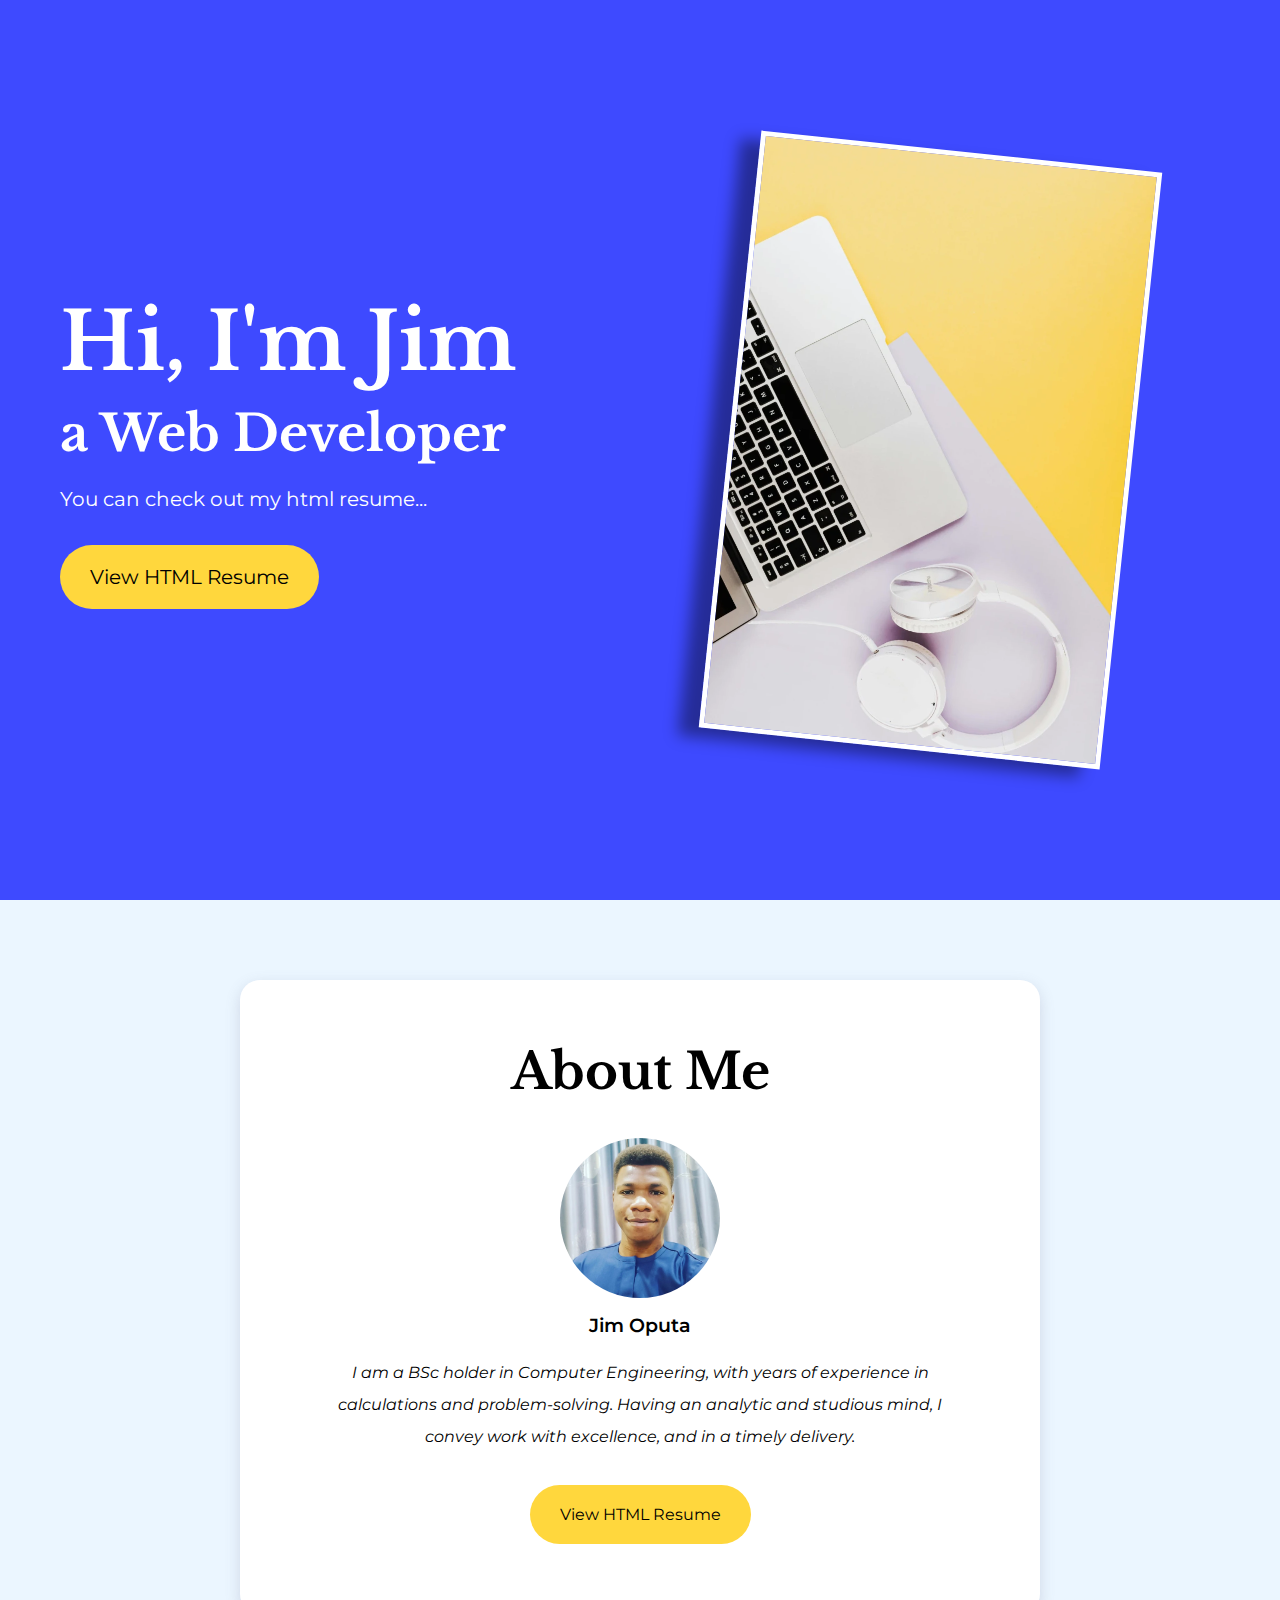
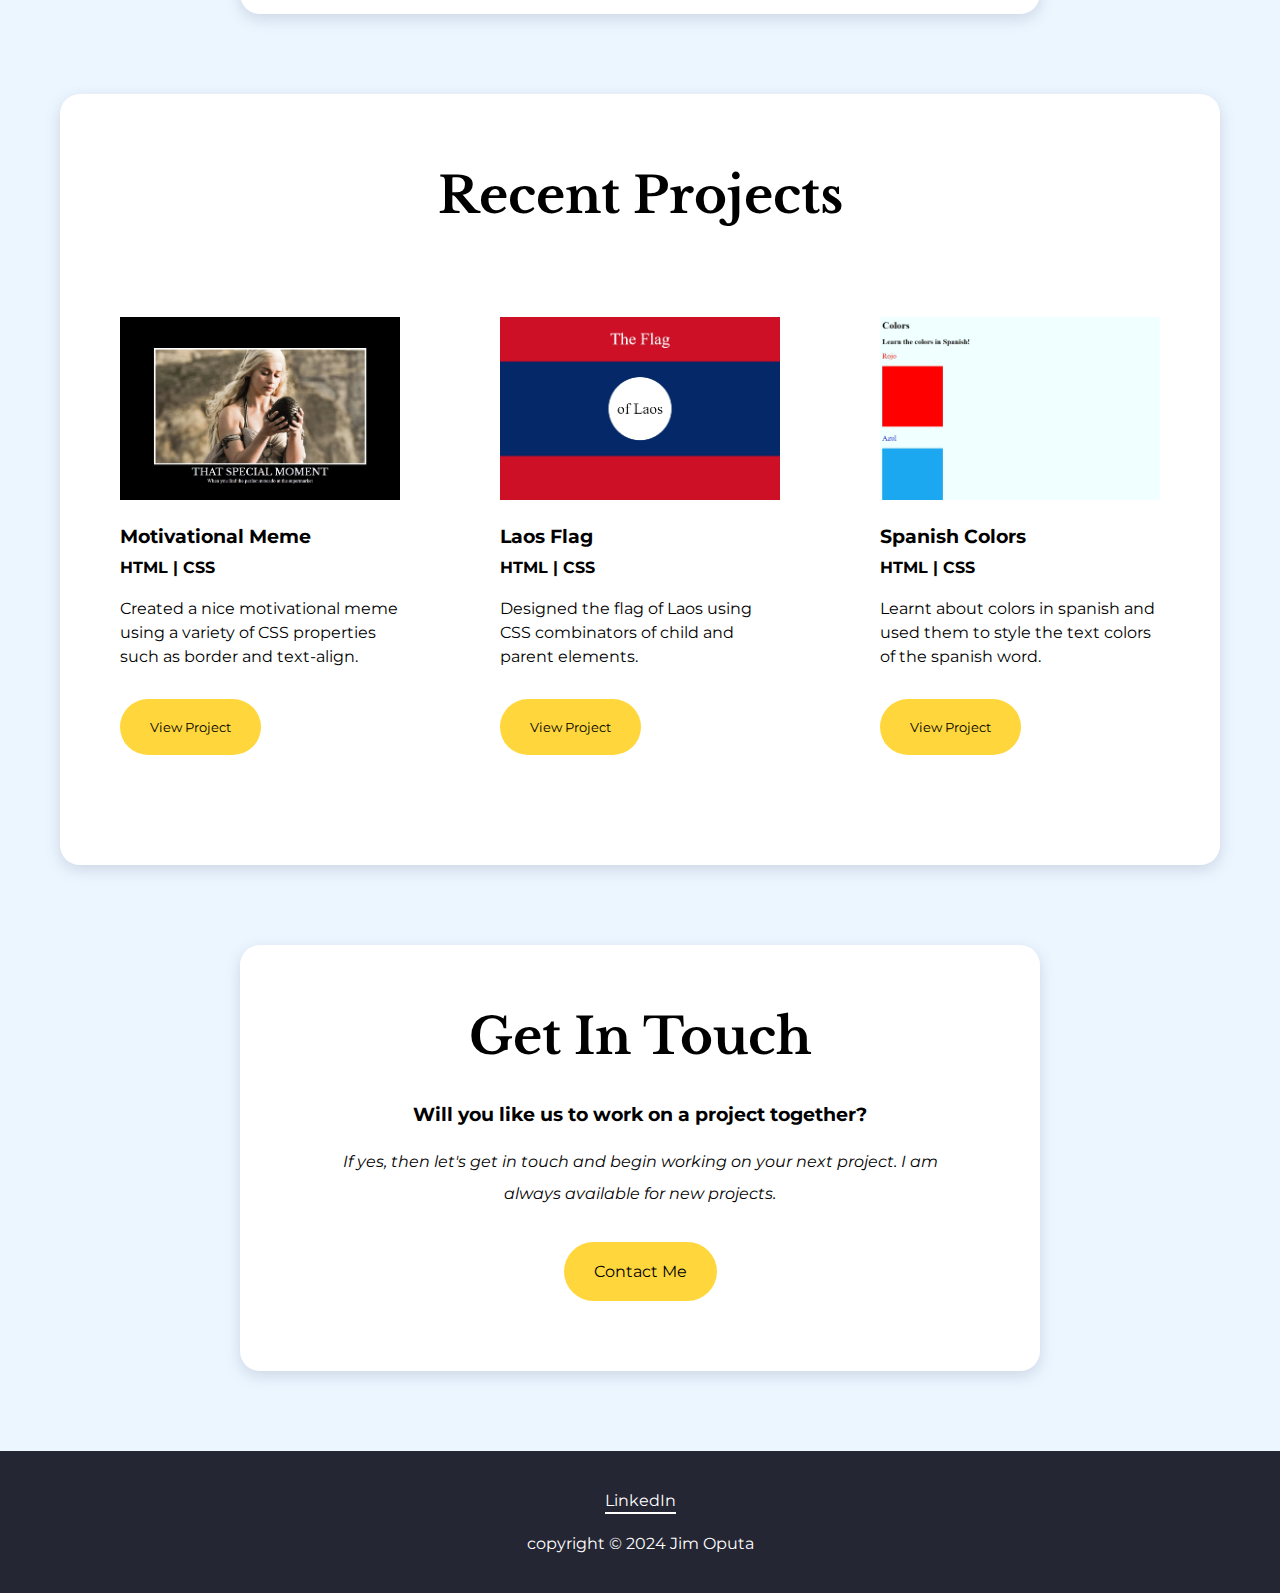
<file: index.html>
<!DOCTYPE html>
<html lang="en">
<head>
    <meta charset="UTF-8">
    <meta name="viewport" content="width=device-width, initial-scale=1.0">
    <title>Jim Oputa</title>
    <link rel="stylesheet" href="./style.css">
</head>
<body>
    <header>
        <section>
            <div id="header-container">
                <div>
                    <h1>Hi, I'm Jim</h1>
                    <h2>a Web Developer</h2>
                    <p>You can check out my html resume...</p>
                    <a href="./public/resume project/index.html">View HTML Resume</a>
                </div>
                <div>
                    <img src="./assets/images/header-pic.webp" alt="laptop on yellow background">
                </div>
            </div>
        </section>
    </header>
    
    
    
    <main>
        <section>
            <div id="about-container">
                <h2>About Me</h2>
                <img src="./assets/images/profile-pic1.jpg" alt="profile-pic">
                <span>Jim Oputa</span>
                <p>
                    I am a BSc holder in Computer Engineering, with years of experience in
                    calculations and problem-solving. Having an analytic and studious mind,
                    I convey work with excellence, and in a timely delivery.
                </p>
                <a href="./public/resume project/index.html">View HTML Resume</a>
            </div>
        </section>
        <section>
            <div id="project-container">
                <h2>Recent Projects</h2>
                <div id="project-list">
                    <a href="./public/motivation meme project/index.html">
                        <div class="project-item">
                            <img src="./assets/images/motivational-meme.webp" alt="project-1">
                            <h3>Motivational Meme</h3>
                            <h4>HTML | CSS</h4>
                            <p>Created a nice motivational meme using a variety of CSS properties such as border and text-align.</p>
                            <button>View Project</button>
                        </div>
                    </a>
                    <a href="./public/flag project/index.html">
                        <div class="project-item">
                            <img src="./assets/images/flag.jpg" alt="project-2">
                            <h3>Laos Flag</h3>
                            <h4>HTML | CSS</h4>
                            <p>Designed the flag of Laos using CSS combinators of child and parent elements.</p>
                            <button>View Project</button>
                        </div>
                    </a>
                    <a href="./public/color vocab project/index.html">
                        <div class="project-item">
                            <img src="./assets/images/color-spanish.jpg" alt="project-3">
                            <h3>Spanish Colors</h3>
                            <h4>HTML | CSS</h4>
                            <p>Learnt about colors in spanish and used them to style the text colors of the spanish word.</p>
                            <button>View Project</button>
                        </div>
                    </a>
                </div>
            </div>
        </section>
        <section>
            <div id="contact-container">
                <h2>Get In Touch</h2>
                <h3>Will you like us to work on a project together?</h3>
                <p>If yes, then let's get in touch and begin working on your next project. I am always available for new projects.</p>
                <a href="mailto:chumaoputa10@gmail.com">Contact Me</a>
            </div>
        </section>
    </main>

    <footer>
        <a href="https://www.linkedin.com/in/jim-oputa-172b11180/">LinkedIn</a>
        <p>copyright &#169; 2024 Jim Oputa</p>
    </footer>
</body>
</html>




<!-- 

1. Create a Hero section

2. Add a button that links to your resume page in your hero section

3. Create an about me section

4. Create a project section

5. Create a contact me section

6. Create a footer section with a link to your linkedin and a copyright text below 

-->
</file>
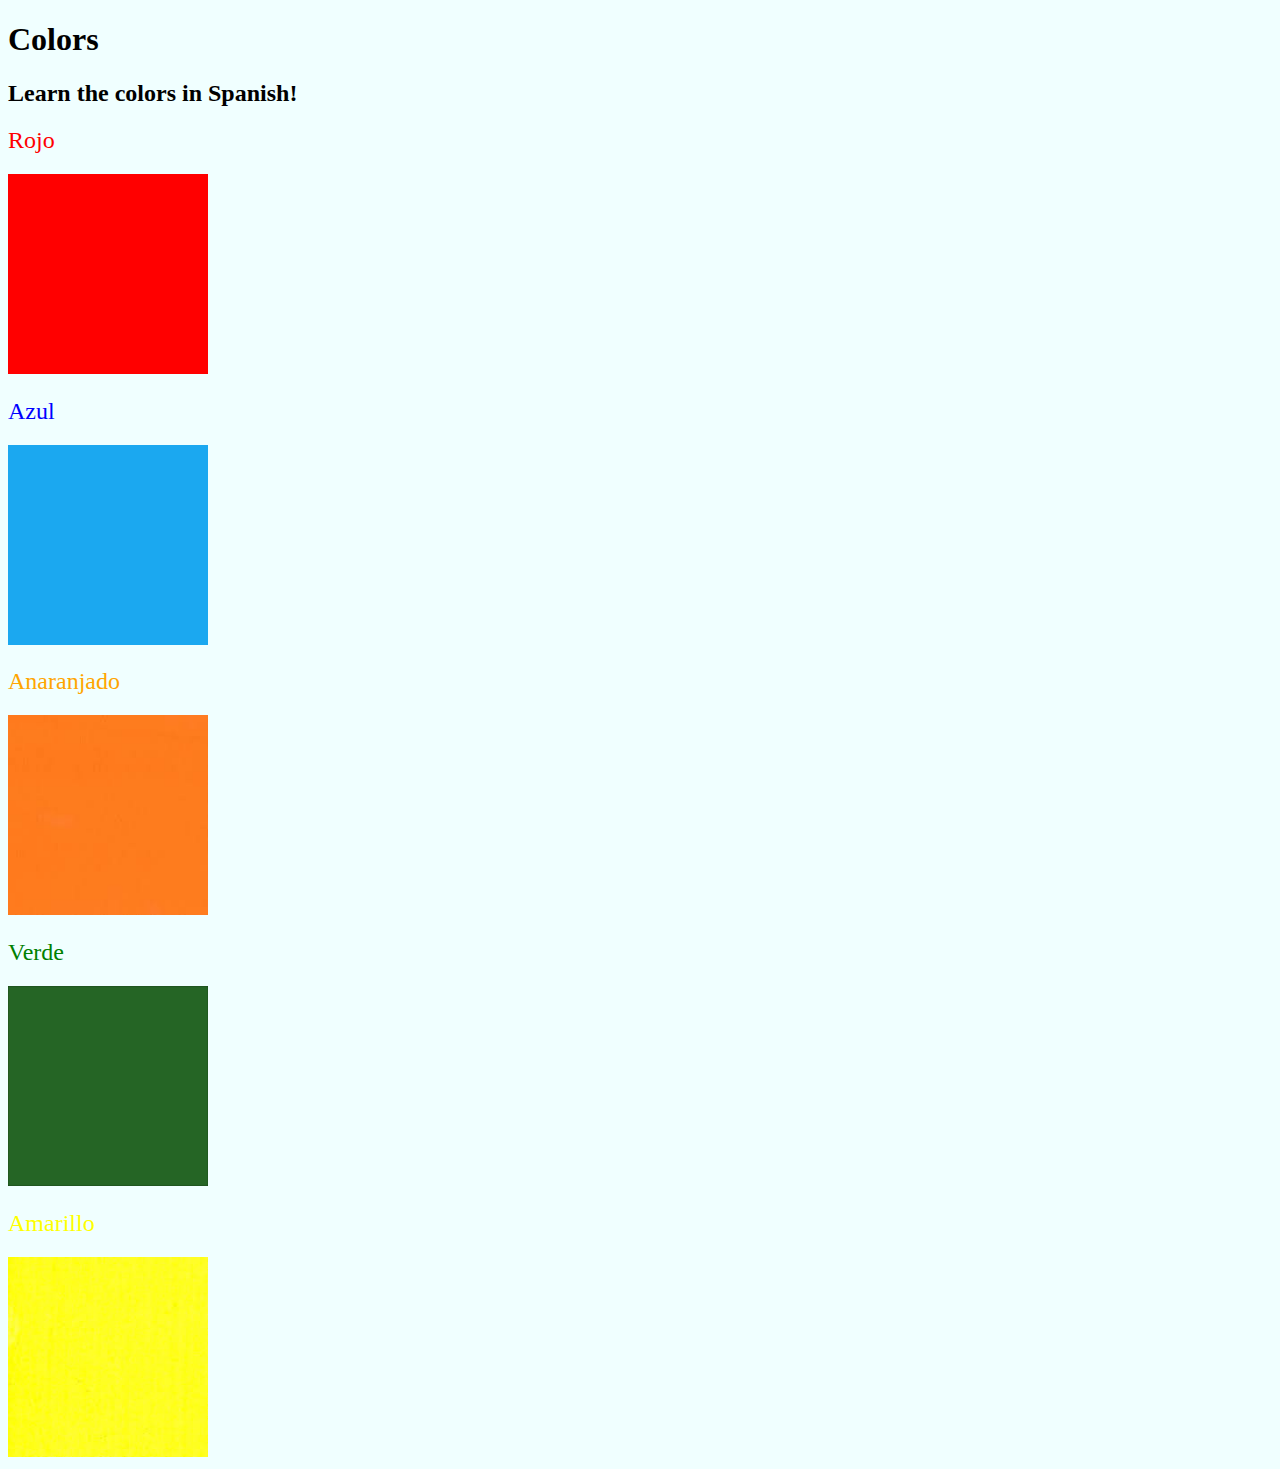
<file: public/color vocab project/index.html>
<!DOCTYPE html>
<html lang="en">
  <head>
    <meta charset="UTF-8" />
    <title>Spanish Vocabulary</title>
    <link rel="stylesheet" href="./style.css" />
  </head>

  <body>
    <h1>Colors</h1>
    <h2>Learn the colors in Spanish!</h2>
    <h2 class="color-title" id="red">Rojo</h2>
    <img src="./assets/images/red.png" alt="red" />

    <h2 class="color-title" id="blue">Azul</h2>
    <img src="./assets/images/blue.png" alt="blue" />

    <h2 class="color-title" id="orange">Anaranjado</h2>
    <img src="./assets/images/orange.png" alt="orange" />

    <h2 class="color-title" id="green">Verde</h2>
    <img src="./assets/images/green.png" alt="green" />

    <h2 class="color-title" id="yellow">Amarillo</h2>
    <img src="./assets/images/yellow.png" alt="yellow" />
  </body>
</html>
</file>
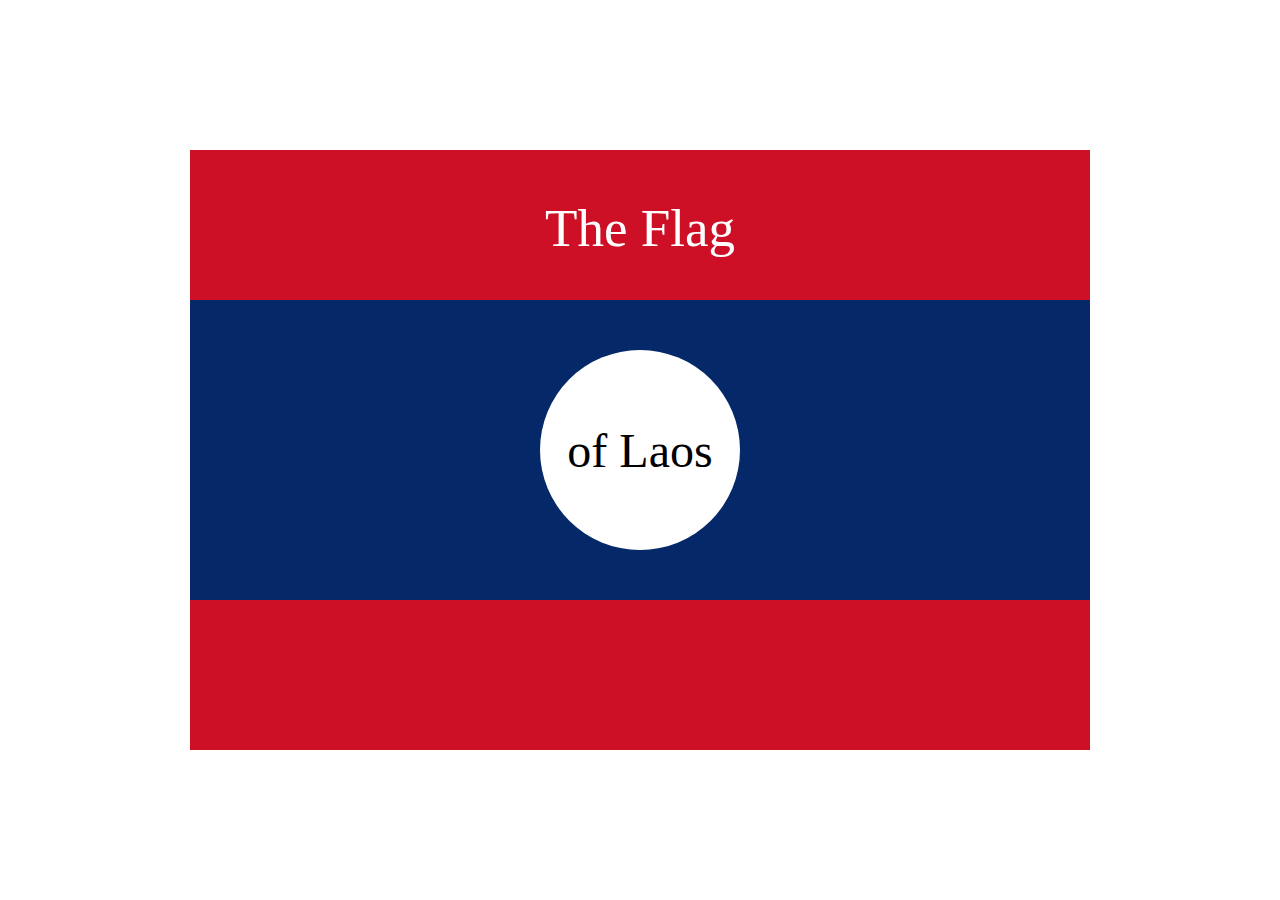
<file: public/flag project/index.html>
<!DOCTYPE html>
<html lang="en">

<head>
  <meta charset="UTF-8">
  <title>CSS Flag Project</title>
  <style>
    *{
      padding: 0;
      margin: 0;
      box-sizing: border-box;
    }

    body {
      display: flex;
      justify-content: center;
      align-items: center;
      height: 100dvh;
    }

    .flag {
      background-color: #CE1026;
      width: 900px;
      height: 600px;
      display: flex;
      justify-content: center;
      align-items: center;
      flex-direction: column;
      position: relative;
    }

    .flag > p {
      position: absolute;
      top: 8%;
      color: white;
      font-size: 53px;
    }

    .flag > div {
      background-color: #042868;
      height: 300px;
      width: 100%;
      display: flex;
      justify-content: center;
      align-items: center;
    }

    .flag > div > div {
      background-color: white;
      width: 200px;
      height: 200px;
      border-radius: 50%;
      display: flex;
      justify-content: center;
      align-items: center;
    }

    .flag > div > div > p {
      font-size: 48px;
    }
    
  </style>
</head>

<body>
  <div class="flag">
    <p>The Flag</p>
    <div>
      <div>
        <p>of Laos</p>
      </div>
    </div>
  </div>
</body>

</html>
</file>
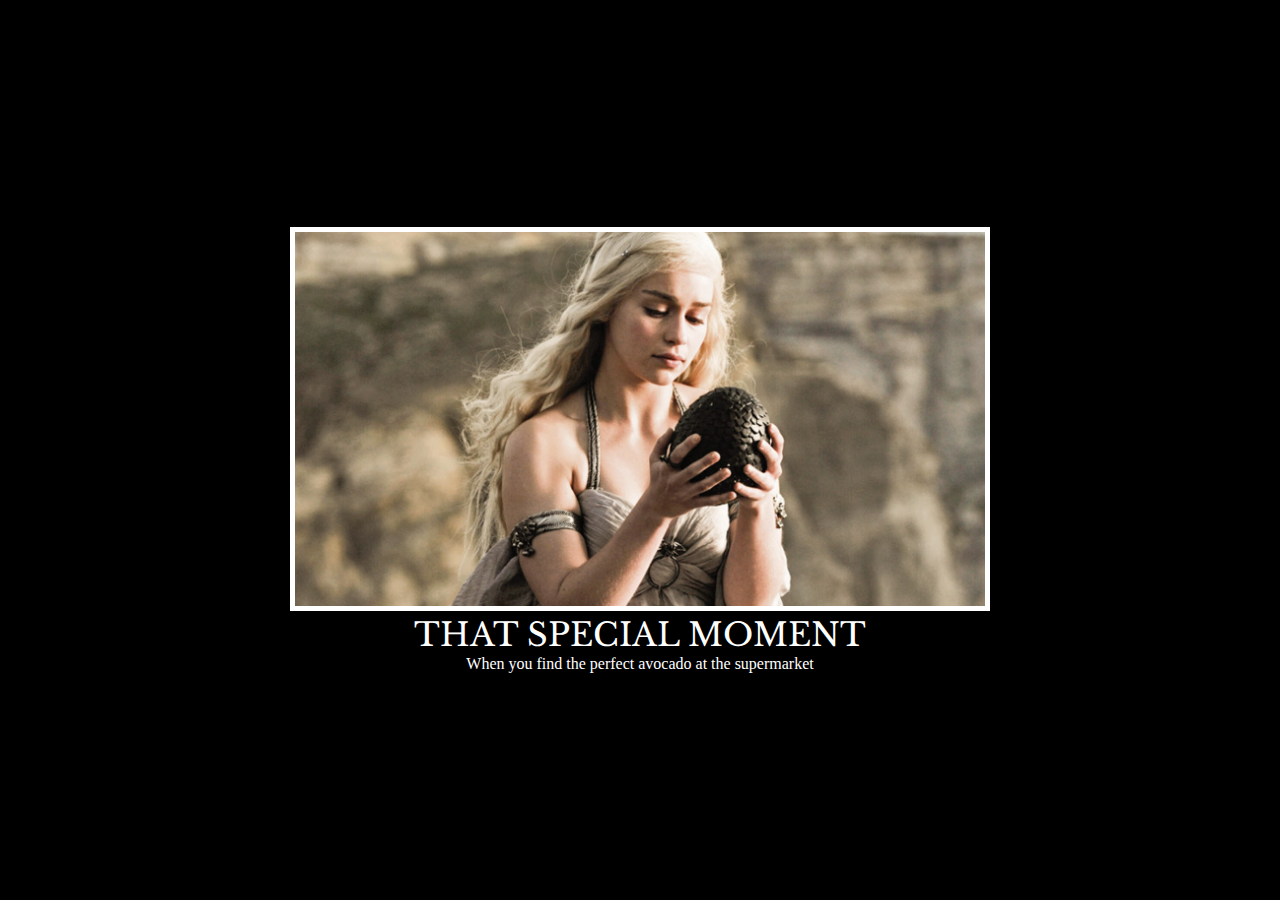
<file: public/motivation meme project/index.html>
<!DOCTYPE html>
<html lang="en">
<head>
  <meta charset="UTF-8">
  <meta name="viewport" content="width=device-width, initial-scale=1.0">
  <title>Motivational Meme</title>
  <link rel="stylesheet" href="./style.css">
</head>
<body>
  <div id="container">
    <div id="meme">
      <img src="./assets/images/daenerys.jpeg" alt="girl holding avocado">
      <h1>THAT SPECIAL MOMENT</h1>
      <p>When you find the perfect avocado at the supermarket</p>
    </div>
  </div>
</body>
</html>
</file>
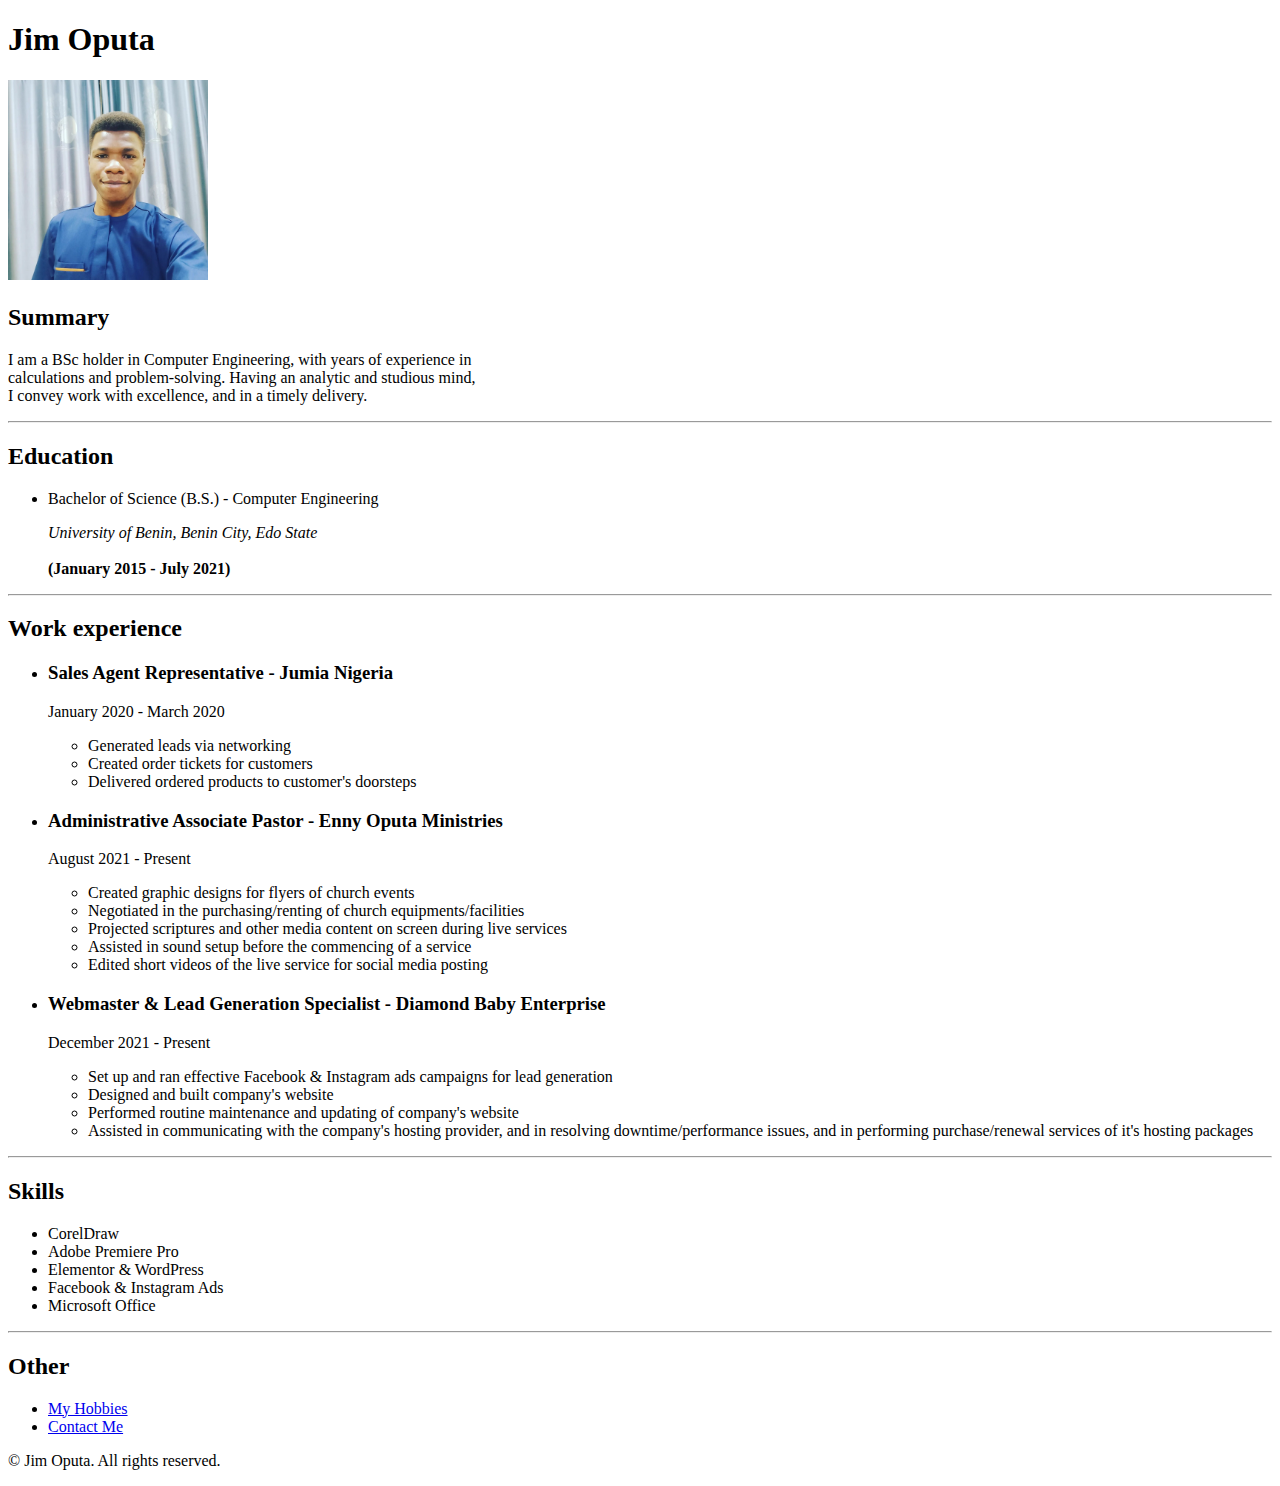
<file: public/resume project/index.html>
<!DOCTYPE html>
<html lang="en">
<head>
    <meta charset="UTF-8">
    <meta name="viewport" content="width=device-width, initial-scale=1.0">
    <title>My Resume</title>
</head>
<body>
    <h1>Jim Oputa</h1>
    <img src="./assets/images/profile-pic.jpg" 
        alt="profile-pic"
        width="200"
    />
    
    <h2>Summary</h2>
    <p>
        I am a BSc holder in Computer Engineering, 
        with years of experience in <br />calculations 
        and problem-solving. Having an analytic 
        and studious mind, <br />I convey work with
        excellence, and in a timely delivery.
    </p>
    <hr>
    <h2>Education</h2>
    <ul>
        <li>
            <p>Bachelor of Science (B.S.) - Computer Engineering </p>
            <i>University of Benin, Benin City, Edo State</i> <br /><br />
            <strong>(January 2015 - July 2021)</strong>
        </li>
    </ul>
    <hr>
    <h2>Work experience</h2>
    <ul>
        <li>
            <h3>Sales Agent Representative - Jumia Nigeria</h3>
            <p>January 2020 - March 2020</p>
            <ul>
                <li>Generated leads via networking</li>
                <li>Created order tickets for customers</li>
                <li>Delivered ordered products to customer's doorsteps</li>
            </ul>
        </li>
        <li>
            <h3>Administrative Associate Pastor - Enny Oputa Ministries</h3>
            <p>August 2021 - Present</p>
            <ul>
                <li>Created graphic designs for flyers of church events</li>
                <li>Negotiated in the purchasing/renting of church equipments/facilities</li>
                <li>Projected scriptures and other media content on screen during live services</li>
                <li>Assisted in sound setup before the commencing of a service</li>
                <li>Edited short videos of the live service for social media posting</li>
            </ul>
        </li>
        <li>
            <h3>Webmaster & Lead Generation Specialist - Diamond Baby Enterprise</h3>
            <p>December 2021 - Present</p>
            <ul>
                <li>Set up and ran effective Facebook & Instagram ads campaigns for lead generation</li>
                <li>Designed and built company's website</li>
                <li>Performed routine maintenance and updating of company's website</li>
                <li>
                    Assisted in communicating with the company's hosting provider, 
                    and in resolving downtime/performance issues, and in performing 
                    purchase/renewal services of it's hosting packages
                </li>
            </ul>
        </li>
    </ul>
    <hr>
    <h2>Skills</h2>
    <ul>
        <li>CorelDraw</li>
        <li>Adobe Premiere Pro</li>
        <li>Elementor & WordPress</li>
        <li>Facebook & Instagram Ads</li>
        <li>Microsoft Office</li>
    </ul>

    <hr>
    <h2>Other</h2>
    <ul>
        <li>
            <a href="./public/hobbies.html">My Hobbies</a>
        </li>
        <li>
            <a href="./public/contact.html">Contact Me</a>
        </li>
    </ul>

    <footer>
        <p>© Jim Oputa. All rights reserved.</p>
    </footer>
</body>
</html>
</file>
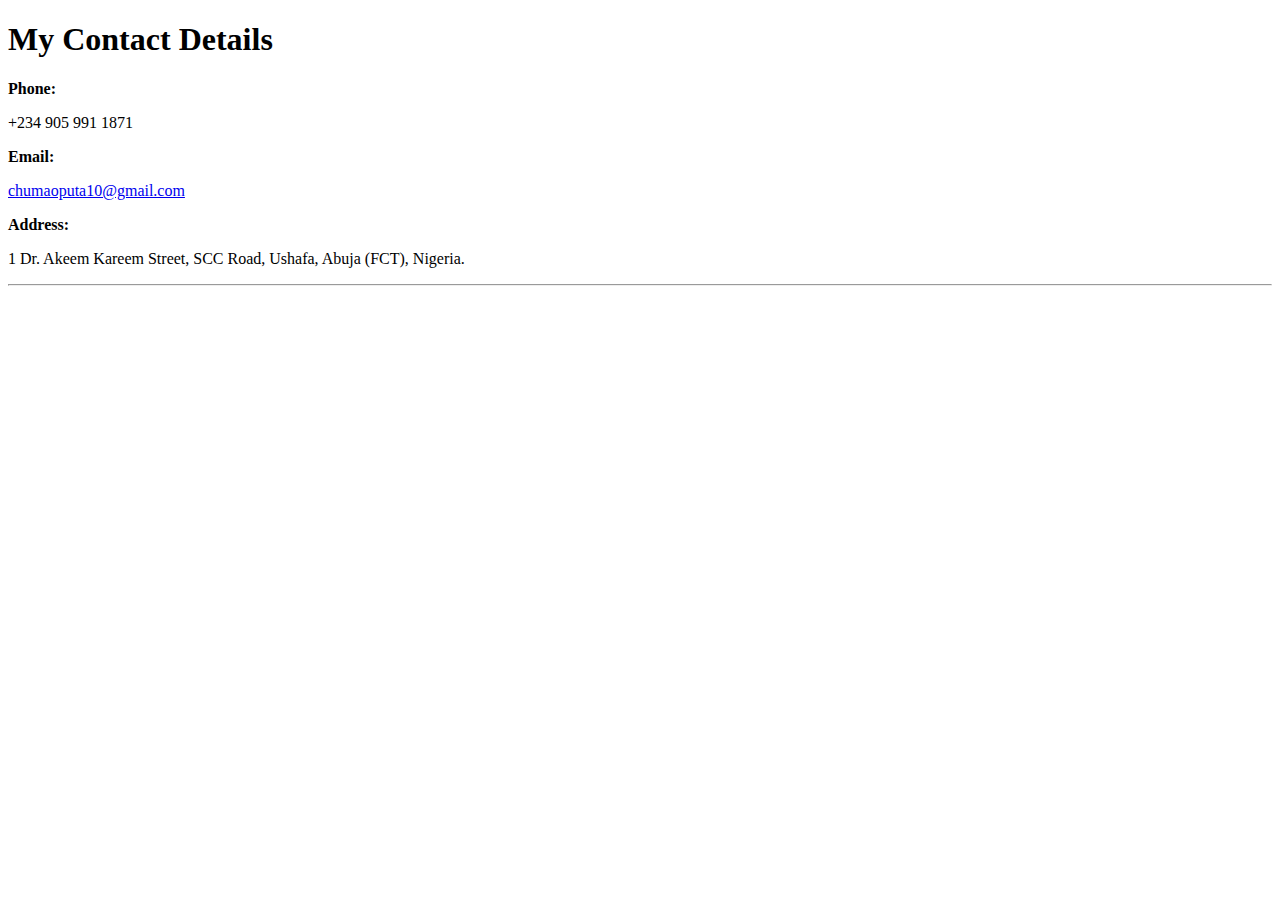
<file: public/resume project/public/contact.html>
<!DOCTYPE html>
<html lang="en">
<head>
    <meta charset="UTF-8">
    <meta name="viewport" content="width=device-width, initial-scale=1.0">
    <title>Contact</title>
</head>
<body>
    <h1>My Contact Details</h1>
    <strong>Phone:</strong>
    <p>
        +234 905 991 1871
    </p>
    <strong>Email:</strong>
    <p>
        <a href="mailto:chumaoputa10@gmail.com">chumaoputa10@gmail.com</a>
    </p>
    <strong>Address:</strong>
    <p>
        1 Dr. Akeem Kareem Street, SCC Road, 
        Ushafa, Abuja (FCT), Nigeria.
    </p>
    <hr>
</body>
</html>
</file>
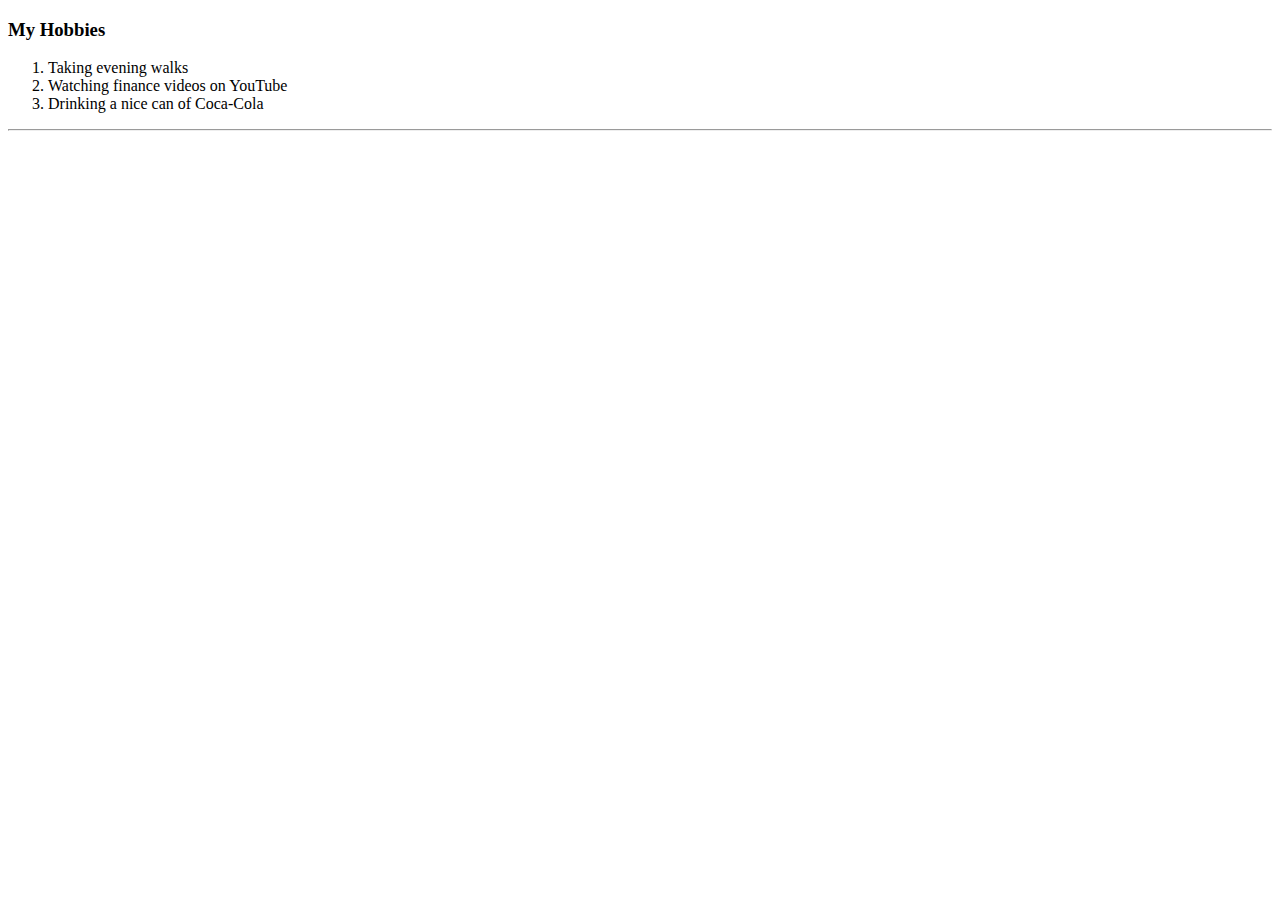
<file: public/resume project/public/hobbies.html>
<!DOCTYPE html>
<html lang="en">
<head>
    <meta charset="UTF-8">
    <meta name="viewport" content="width=device-width, initial-scale=1.0">
    <title>Hobbies</title>
</head>
<body>
    <h3>My Hobbies</h3>
    <ol>
        <li>Taking evening walks</li>
        <li>Watching finance videos on YouTube</li>
        <li>Drinking a nice can of Coca-Cola</li>
    </ol>
    <hr>
</body>
</html>
</file>
<file: style.css>
@import url('https://fonts.googleapis.com/css2?family=Libre+Baskerville:ital,wght@0,400;0,700;1,400&display=swap');
@import url('https://fonts.googleapis.com/css2?family=Montserrat:ital,wght@0,100..900;1,100..900&display=swap');

* {
    padding: 0;
    margin: 0;
    box-sizing: border-box;
    font-family: "Montserrat", sans-serif;
}

h1, h2 {
    font-family: "Libre Baskerville", serif;
}

header {
    display: flex;
    align-items: center;
    justify-content: center;
    height: 100dvh;
    background-color: #3E4AFF;
    color: white;
}

section {
    width: 100%;
    max-width: 1240px;
    /* background-color: aliceblue; */
    height: 100%;
}

#header-container {
    display: flex;
    justify-content: space-between;
    align-items: center;
    height: 100%;
}

#header-container h1 {
    font-size: 5rem;
}

h2 {
    font-size: 3.125rem;
}

#header-container p {
    padding: 12px 0;
    font-size: 1.25rem;
}

#header-container a {
    text-decoration: none;
    background-color: #FFD73D;
    color: black;
    padding: 20px 30px;
    border-radius: 50px;
    font-size: 1.25rem;
    margin-top: 12px;
    transition: all ease 300ms;
}

#header-container a:hover {
    font-weight: 500;
}

#header-container a:active {
    font-weight: 600;
    background-color: #ffde5b;
}

#header-container img {
    height: 100%;
    max-height: 600px;
    border: 5px solid white;
    box-shadow: -20px 10px 15px rgba(0, 0, 0, 0.408);
    rotate: 6deg;
}

#header-container > div {
    flex: 1;
}

#header-container > div:first-child {
    /* background-color: antiquewhite; */
    display: flex;
    align-items: start;
    justify-content: center;
    flex-direction: column;
    gap: 10px;
}

#header-container > div:last-child {
    height: 90%;
    display: flex;
    align-items: center;
    justify-content: center;
}

main {
    display: flex;
    justify-content: center;
    align-items: center;
    flex-direction: column;
    background-color: #ebf6ff;
}

#about-container {
    display: flex;
    justify-content: center;
    align-items: center;
    flex-direction: column;
    text-align: center;
    gap: 15px;
    background-color: white;
    box-shadow: 0px 5px 15px #5e618033;
    border-radius: 20px;
    max-width: 800px;
    margin: 80px auto 80px;
    padding: 60px 0 70px;
}

#about-container img {
    width: 160px;
    margin-top: 20px;
    border-radius: 50%;
}

#about-container span {
    font-size: 1.2rem;
    font-weight: 600;
}

#about-container p {
    max-width: 700px;
    font-style: italic;
    line-height: 2rem;
    padding: 5px 30px;
}

#about-container a {
    text-decoration: none;
    background-color: #FFD73D;
    color: black;
    padding: 20px 30px;
    border-radius: 50px;
    margin-top: 12px;
    transition: all ease 500ms;
}

#about-container a:hover {
    font-weight: 600;
    scale: 1.05;
}

#about-container a:active {
    font-weight: 600;
    background-color: #ffde5b;
}

#project-container {
    display: flex;
    justify-content: center;
    align-items: center;
    flex-direction: column;
    text-align: center;
    gap: 20px;
    background-color: white;
    box-shadow: 0px 5px 15px #5e618033;
    border-radius: 20px;
    padding: 70px 40px;
}

#project-list {
    display: flex;
    justify-content: center;
    align-items: start;
    gap: 60px;
    margin-top: 30px;
}

#project-list a {
    text-decoration: none;
    color: black;
}

#project-list a:active button {
    font-weight: 600;
    background-color: #ffde5b;
}

.project-item {
    padding: 20px;
    max-width: 400px;
    background-color: white;
    display: flex;
    flex-direction: column;
    gap: 10px;
    align-items: start;
    text-align: left;
    transition: all ease 600ms;
}

.project-item img {
    margin: 20px 0 15px;
    width: 100%;
}

.project-item p {
    line-height: 1.5rem;
    padding-top: 10px;
}

.project-item button {
    margin: 20px 0;
    background-color: #FFD73D;
    color: black;
    padding: 20px 30px;
    border-radius: 50px;
    outline: none;
    border: none;
    cursor: pointer;
    transition: all ease 300ms;
}

.project-item:hover {
    scale: 1.05;
    box-shadow: 0px 5px 15px #5e618033;
    border-radius: 10px;
}

.project-item:hover button {
    font-weight: 600;
}

#contact-container {
    display: flex;
    justify-content: center;
    align-items: center;
    flex-direction: column;
    text-align: center;
    gap: 15px;
    background-color: white;
    box-shadow: 0px 5px 15px #5e618033;
    border-radius: 20px;
    max-width: 800px;
    margin: 80px auto 80px;
    padding: 60px 0 70px;
}

#contact-container > h3 {
    margin-top: 20px;
}

#contact-container > p {
    max-width: 700px;
    font-style: italic;
    line-height: 2rem;
    padding: 5px 30px;
}

#contact-container a {
    text-decoration: none;
    background-color: #FFD73D;
    color: black;
    padding: 20px 30px;
    border-radius: 50px;
    margin-top: 12px;
    transition: all ease 500ms;
}

#contact-container a:hover {
    font-weight: 600;
    scale: 1.05;
}

#contact-container a:active {
    font-weight: 600;
    background-color: #ffde5b;
}

footer {
    display: flex;
    justify-content: center;
    align-items: center;
    flex-direction: column;
    gap: 20px;
    padding: 40px;
    background-color: #252633;
    color: white;
}

footer a {
    color: white;
    text-decoration: none;
    padding-bottom: 2px;
    border-bottom: 2px solid white;
}

footer a:hover {
    scale: 1.05;
    border-bottom: 2px solid #FFD73D;
}

@media only screen and (max-width: 1400px) {
    #header-container {
        padding: 0 40px;
    }

    #project-container {
        margin: 0 40px;
    }
}

@media only screen and (max-width: 1024px) {
    #header-container > div:last-child {
        display: none;
    }

    main section:first-child,
    main section:last-child {
        padding: 0 40px;
    }

    #project-list {
        flex-direction: column;
    }
}

@media only screen and (max-width: 740px) {
    #header-container {
        padding: 0 10px;
    }

    #header-container h1 {
        font-size: 3rem;
    }
    
    h2 {
        font-size: 1.875rem;
    }

    p, a,  #header-container a, #header-container p {
        font-size: 0.9rem;
    }

    main section:first-child,
    main section:last-child {
        padding: 0;
    }

    #project-container {
        margin: 0;
        border-radius: 0;
        padding: 70px 20px;
    }

    #about-container,
    #contact-container {
        border-radius: 0;
    }

    .project-item {
        max-width: 800px;
        padding: 0 10px;
    }

    #contact-container > h3 {
        padding: 0 10px;
    }
}

@media only screen and (max-width: 300px) {
    #header-container h1 {
        font-size: 2.4rem;
    }
    
    h2 {
        font-size: 1.475rem;
    }

    p, a,  #header-container a, #header-container p {
        font-size: 0.8rem;
    }

    p {
        line-height: 1rem;
    }

    #about-container span {
        font-size: 1.1rem;
    }

    #about-container img {
        width: 140px;
    }

    #contact-container > h3 {
        padding: 0 20px;
    }
}
</file>
<file: public/color vocab project/style.css>
body {
    background-color: azure;
}

#red {
    color: red;
}

#blue {
    color: blue;
}

#orange {
    color: orange;
}

#green {
    color: green;
}

#yellow {
    color: yellow;
}

.color-title {
    font-weight: normal;
}

img {
    height: 200px;
    width: 200px;
}
</file>
<file: public/motivation meme project/style.css>
@import url('https://fonts.googleapis.com/css2?family=Libre+Baskerville:ital,wght@0,400;0,700;1,400&display=swap');

* {
    padding: 0;
    margin: 0;
    box-sizing: border-box;
}

h1 {
    font-family: "Libre Baskerville", serif;
    font-weight: 400;
}

#container {
    color: white;
    background-color: black;
    height: 100dvh;
    display: flex;
    justify-content: center;
    align-items: center;
    padding: 0 10px;
}

#meme {
    text-align: center;
}

img {
    border: 5px solid white;
    width: 100%;
    max-width: 700px;
}
</file>
